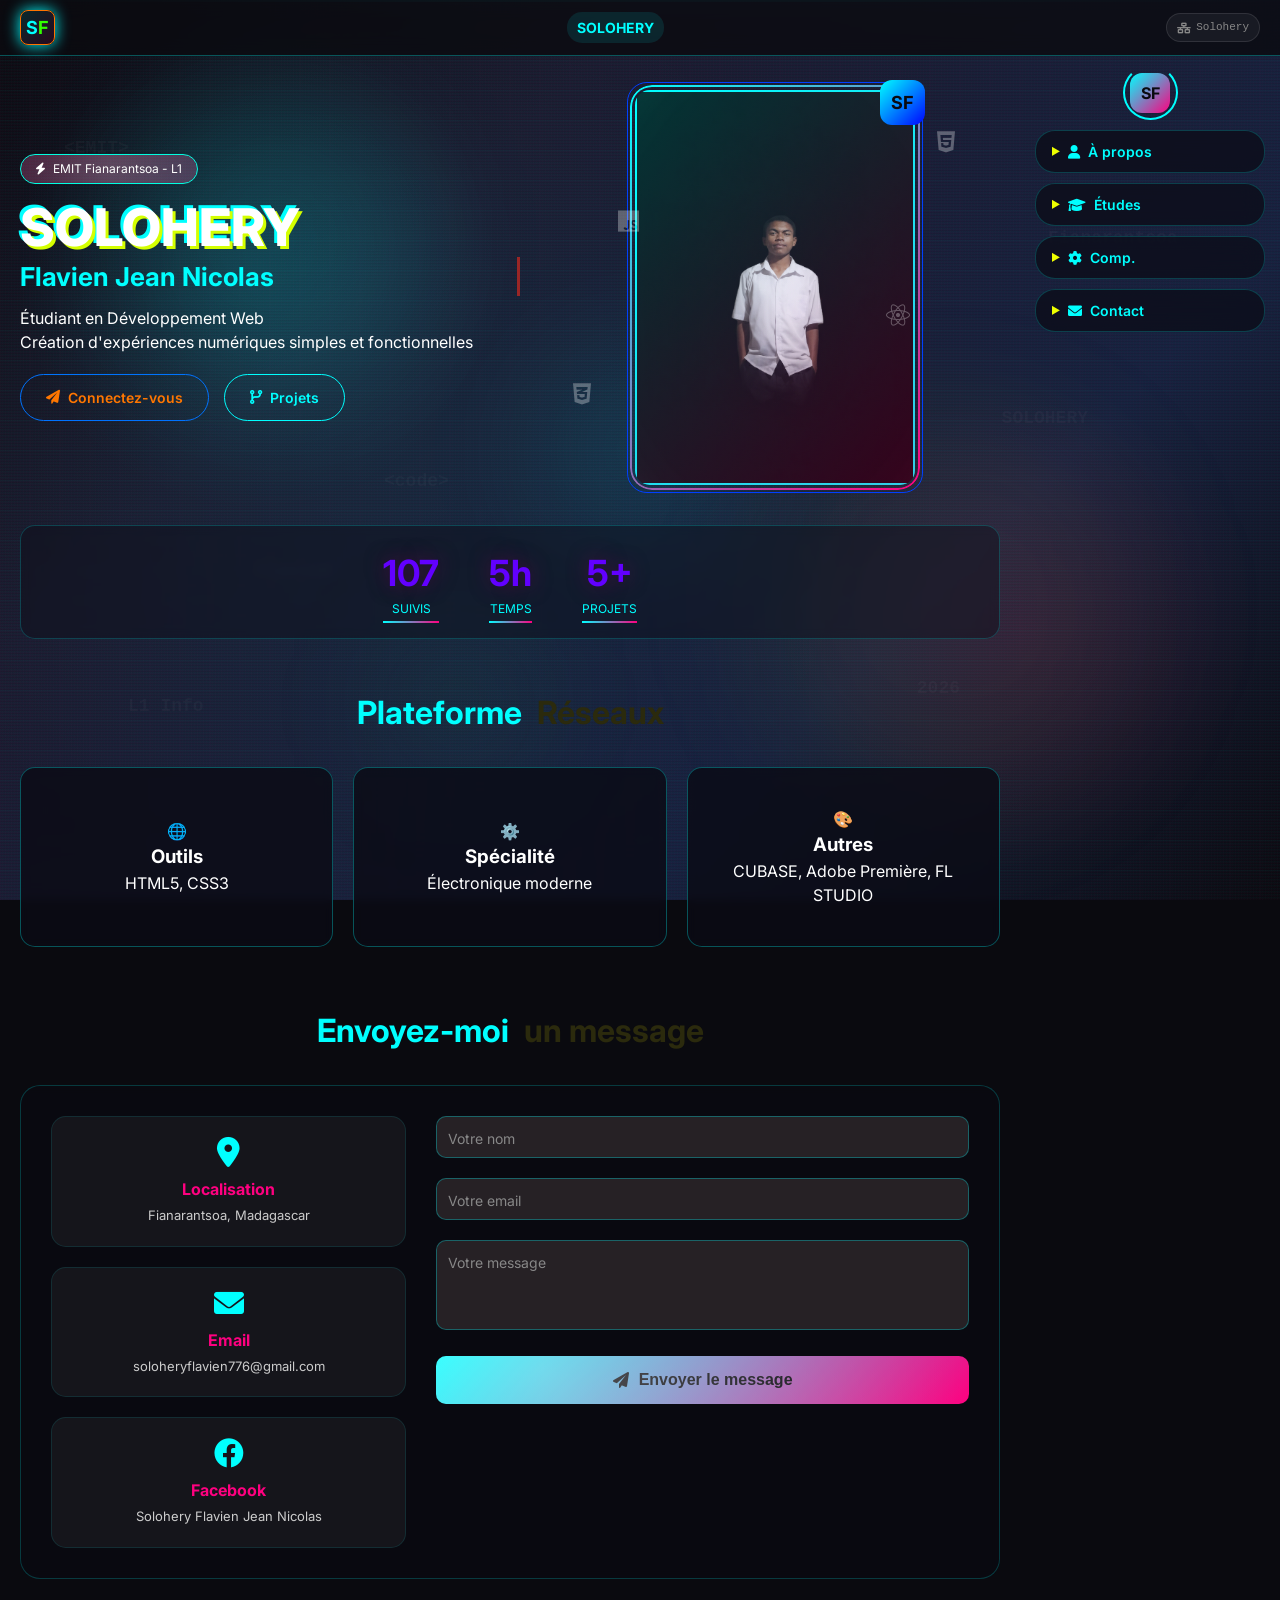
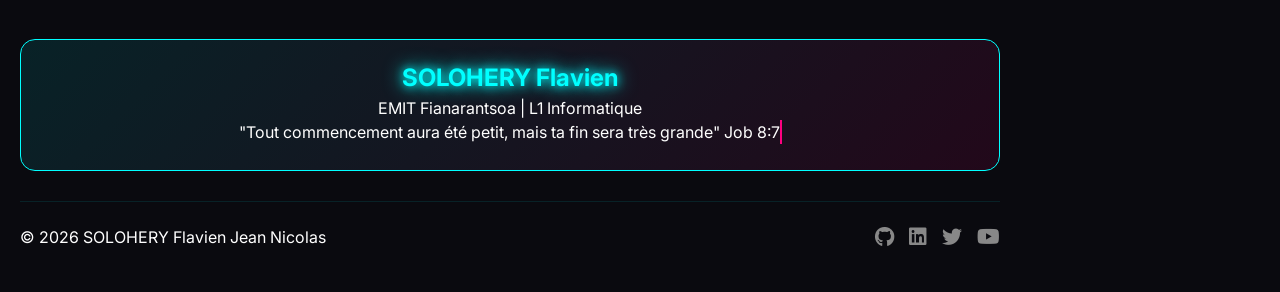
<file: index.html>
<!DOCTYPE html>
<html lang="fr">
<head>
    <meta charset="UTF-8">
    <meta name="viewport" content="width=device-width, initial-scale=1.0">
    <title>SOLOHERY Flavien | Portfolio EMIT</title>
    <link rel="stylesheet" href="shny.css">
    <link href="https://fonts.googleapis.com/css2?family=Inter:wght@300;400;500;600;700;800&display=swap" rel="stylesheet">
    <link rel="stylesheet" href="https://cdnjs.cloudflare.com/ajax/libs/font-awesome/6.0.0/css/all.min.css">
</head>
<body>

<!-- BACKGROUND ANIMÉ ULTRA PRO AVANCÉ -->
<div class="bg">
    <div class="particles"></div>
    <div class="matrix-rain"></div>
    <div class="matrix-rain second"></div>
    <div class="cyber-grid"></div>
    <div class="glowing-orbs">
        <div class="orb orb1"></div>
        <div class="orb orb2"></div>
        <div class="orb orb3"></div>
        <div class="orb orb4"></div>
    </div>
    <div class="scan-line"></div>
    <div class="binary-rain"></div>
    <div class="floating-codes">
        <span class="code" style="top: 15%; left: 5%;"> &lt;EMIT&gt; </span>
        <span class="code" style="top: 25%; right: 8%;"> Fianarantsoa </span>
        <span class="code" style="bottom: 20%; left: 10%;"> L1 Info </span>
        <span class="code" style="top: 45%; right: 15%;"> SOLOHERY </span>
        <span class="code" style="bottom: 35%; left: 20%;"> Flavien </span>
        <span class="code" style="top: 75%; right: 25%;"> 2026 </span>
        <span class="code" style="bottom: 45%; left: 30%;"> &lt;code&gt; </span>
        <span class="code" style="top: 60%; right: 35%;"> { } </span>
    </div>
    <div class="lightning"></div>
    <div class="glitch-overlay"></div>
</div>

<!-- TOP BAR AVEC BOUTONS HORIZONTAUX ULTRA ANIMÉS -->
<div class="top-bar">
    <div class="Short-tag">
        <div class="logo-small pulse-animation">
            <span class="logo-small-cyber">S</span>
            <span class="logo-small-dev">F</span>
        </div>
        <span class="shorts-text glitch-text" data-text="Shorts"></span>
    </div>
    
    <!-- BOUTONS HORIZONTAUX EN HAUT À DROITE ULTRA ANIMÉS -->
    
        <div class="cyberdev-tag">
            <span class="tag-glitch">SOLOHERY</span>
            <div class="tag-pulse"></div>
        </div>
        <div class="ip-tag">
            <i class="fas fa-network-wired"></i>
            <span>Solohery</span>
        </div>
    </div>
</div>

<!-- MENU LATÉRAL DROIT ULTRA ANIMÉ -->
<nav class="side-menu">
    <div class="menu-logo rotate-3d">
        <div class="menu-logo-inner">
            <span>SF</span>
        </div>
        <div class="logo-ring"></div>
    </div>
    
    <details class="animated-details">
        <summary><i class="fas fa-user"></i> À propos</summary>
        <div class="panel slide-down">
            <h2><i class="fas fa-user-graduate"></i> SOLOHERY Flavien Jean Nicolas</h2>
            <p class="highlight typewriter">
                Étudiant en Licence 1 Informatique à l'EMIT Fianarantsoa
            </p>
            <p class="fade-in">
                Passionné par le développement web et les systèmes numériques, 
                je construis progressivement mon expertise dans le domaine 
                de l'informatique.
            </p>
        </div>
    </details>

    <details class="animated-details">
        <summary><i class="fas fa-graduation-cap"></i> Études</summary>
        <div class="panel slide-down">
            <h2>EMIT Fianarantsoa</h2>
            <p><strong>Licence 1 Informatique</strong> | 2026</p>
            <ul class="animated-list">
                <li><i class="fas fa-code"></i> Algorithmique</li>
                <li><i class="fas fa-globe"></i> Développement web</li>
                <li><i class="fas fa-database"></i> Bases de données</li>
            </ul>
        </div>
    </details>

    <details class="animated-details">
        <summary><i class="fas fa-cog"></i> Comp.</summary>
        <div class="panel slide-down">
            <h2>Compétences</h2>
            <div class="skills-bars">
                <div class="skill-bar">
                    <span>HTML5/CSS3</span>
                    <div class="bar"><div class="fill" style="width: 75%"></div></div>
                </div>
                <div class="skill-bar">
                    <span>JavaScript</span>
                    <div class="bar"><div class="fill" style="width: 60%"></div></div>
                </div>
                <div class="skill-bar">
                    <span>React</span>
                    <div class="bar"><div class="fill" style="width: 40%"></div></div>
                </div>
                <div class="skill-bar">
                    <span>Python</span>
                    <div class="bar"><div class="fill" style="width: 50%"></div></div>
                </div>
            </div>
        </div>
    </details>

    <details class="animated-details">
        <summary><i class="fas fa-envelope"></i> Contact</summary>
        <div class="panel slide-down">
            <h2>Let's Connect</h2>
            <p><i class="fas fa-envelope"></i> soloheryflavien776@gmail.com</p>
            <p><i class="fas fa-map-marker-alt"></i> Fianarantsoa</p>
            <p><i class="fab fa-github"></i> soloheryflavien776-rgb</p>
            <a href="#contact" class="connect-btn">
                <i class="fas fa-paper-plane"></i> Message
            </a>
        </div>
    </details>
</nav>

<!-- MAIN CONTENT CENTRAL -->
<main class="container">
    <!-- HERO SECTION AVEC ANIMATIONS -->
    <section class="hero">
        <div class="hero-text">
            <div class="hero-badge floating-badge">
                <span class="badge-glow"></span>
                <i class="fas fa-bolt"></i>
                <span>EMIT Fianarantsoa - L1</span>
            </div>
            
            <h1 class="glitch" data-text="SOLOHERY">SOLOHERY</h1>
            
            <h2 class="typing-animation">
                <span>Flavien Jean Nicolas</span>
            </h2>
            
            <p class="subtitle pulse-text">Étudiant en Développement Web</p>
            
            <p class="description fade-in">
                Création d'expériences numériques simples et fonctionnelles
            </p>
            
            <div class="hero-buttons">
                <a href="#contact" class="connect-btn-main">
                    <i class="fas fa-paper-plane"></i>
                    <span>Connectez-vous</span>
                    <span class="btn-ripple"></span>
                </a>
                <a href="#" class="projects-btn">
                    <i class="fas fa-code-branch"></i>
                    <span>Projets</span>
                </a>
            </div>
        </div>
        
        <div class="hero-image">
            <div class="profile-frame">
                <div class="frame-logo spin-slow">
                    <span>SF</span>
                </div>
                <div class="image-wrapper">
                    <!-- SARY ShNy0416 -->
                    <img src="sary.png" alt="SOLOHERY Flavien" onerror="this.src='https://via.placeholder.com/300x300/0a0a0f/00ffff?text=SOLOHERY'">
                    <div class="image-overlay"></div>
                </div>
                <div class="frame-glow pulse-ring"></div>
                <div class="frame-border moving-border"></div>
            </div>
            <div class="floating-tech-icons">
                <i class="fab fa-html5 floating-icon" style="top: 10%; right: 10%;"></i>
                <i class="fab fa-css3-alt floating-icon" style="bottom: 20%; left: 5%;"></i>
                <i class="fab fa-js floating-icon" style="top: 30%; left: 15%;"></i>
                <i class="fab fa-react floating-icon" style="bottom: 40%; right: 20%;"></i>
            </div>
        </div>
    </section>

    <!-- STATS AVEC ANIMATIONS -->
    <div class="stats-container">
        <div class="stat-item counter-item">
            <div class="stat-number">107</div>
            <div class="stat-label">Suivis</div>
            <div class="stat-progress"></div>
        </div>
        <div class="stat-item counter-item">
            <div class="stat-number">5h</div>
            <div class="stat-label">Temps</div>
            <div class="stat-progress"></div>
        </div>
        <div class="stat-item counter-item">
            <div class="stat-number">5+</div>
            <div class="stat-label">Projets</div>
            <div class="stat-progress"></div>
        </div>
    </div>

    <!-- EXPERTISE SECTION AVEC CARTES 3D -->
    <section class="expertise-section">
        <h2 class="section-title">
            <span class="title-cyber glitch-text" data-text="Plateforme">Plateforme</span>
            <span class="title-dev glitch-text" data-text="Réseaux">Réseaux</span>
        </h2>
        
        <div class="expertise-grid">
            <div class="expertise-card card-3d">
                <div class="card-inner">
                    <div class="card-front">
                        <div class="card-logo rotating">🌐</div>
                        <h3>Outils</h3>
                        <p>HTML5, CSS3</p>
                    </div>
                    <div class="card-back">
                        <i class="fas fa-code fa-3x"></i>
                        <p>Création d'interfaces modernes et réactives</p>
                    </div>
                </div>
            </div>
            <div class="expertise-card card-3d">
                <div class="card-inner">
                    <div class="card-front">
                        <div class="card-logo rotating">⚙️</div>
                        <h3>Spécialité</h3>
                        <p>Électronique moderne</p>
                    </div>
                    <div class="card-back">
                        <i class="fas fa-server fa-3x"></i>
                        <p>Développement de bases de données</p>
                    </div>
                </div>
            </div>
            <div class="expertise-card card-3d">
                <div class="card-inner">
                    <div class="card-front">
                        <div class="card-logo rotating">🎨</div>
                        <h3>Autres</h3>
                        <p>CUBASE, Adobe Première, FL STUDIO</p>
                    </div>
                    <div class="card-back">
                        <i class="fas fa-paint-brush fa-3x"></i>
                        <p>Design d'interfaces et expérience utilisateur</p>
                    </div>
                </div>
            </div>
        </div>
    </section>

    <!-- FORMULAIRE DE CONTACT ULTRA ANIMÉ -->
    <section class="contact-section" id="contact">
        <h2 class="section-title">
            <span class="title-cyber">Envoyez-moi</span>
            <span class="title-dev">un message</span>
        </h2>
        
        <div class="contact-container">
            <div class="contact-info">
                <div class="info-card">
                    <i class="fas fa-map-marker-alt"></i>
                    <h3>Localisation</h3>
                    <p>Fianarantsoa, Madagascar</p>
                </div>
                <div class="info-card">
                    <i class="fas fa-envelope"></i>
                    <h3>Email</h3>
                    <p>soloheryflavien776@gmail.com</p>
                </div>
                <div class="info-card">
                    <i class="fab fa-facebook"></i>
                    <h3>Facebook</h3>
                    <p>Solohery Flavien Jean Nicolas</p>
                </div>
            </div>
            
            <form class="contact-form" action="#" method="post">
                <div class="form-group">
                    <input type="text" id="name" name="name" required>
                    <label for="name">Votre nom</label>
                    <span class="form-glow"></span>
                </div>
                
                <div class="form-group">
                    <input type="email" id="email" name="email" required>
                    <label for="email">Votre email</label>
                    <span class="form-glow"></span>
                </div>
                
                <div class="form-group">
                    <textarea id="message" name="message" rows="4" required></textarea>
                    <label for="message">Votre message</label>
                    <span class="form-glow"></span>
                </div>
                
                <button type="submit" class="submit-btn">
                    <i class="fas fa-paper-plane"></i>
                    <span>Envoyer le message</span>
                    <div class="btn-particles"></div>
                </button>
                
                <div class="success-message" style="display: none;">
                    <i class="fas fa-check-circle"></i>
                    Message envoyé avec succès!
                </div>
            </form>
        </div>
    </section>

    <!-- BANNER SIMPLIFIÉ -->
    <div class="profile-banner">
        <div class="banner-content">
            <h3 class="neon-text">SOLOHERY Flavien</h3>
            <p>EMIT Fianarantsoa | L1 Informatique</p>
            <p class="banner-desc typing-effect">"Tout commencement aura été petit, mais ta fin sera très grande" Job 8:7</p>
        </div>
    </div>

    <!-- FOOTER -->
    <footer>
        <div class="footer-content">
            <p>© 2026 SOLOHERY Flavien Jean Nicolas</p>
            <div class="social-icons">
                <a href="#"><i class="fab fa-github"></i></a>
                <a href="#"><i class="fab fa-linkedin"></i></a>
                <a href="#"><i class="fab fa-twitter"></i></a>
                <a href="#"><i class="fab fa-youtube"></i></a>
            </div>
        </div>
    </footer>
</main>

</body>
</html>
</file>
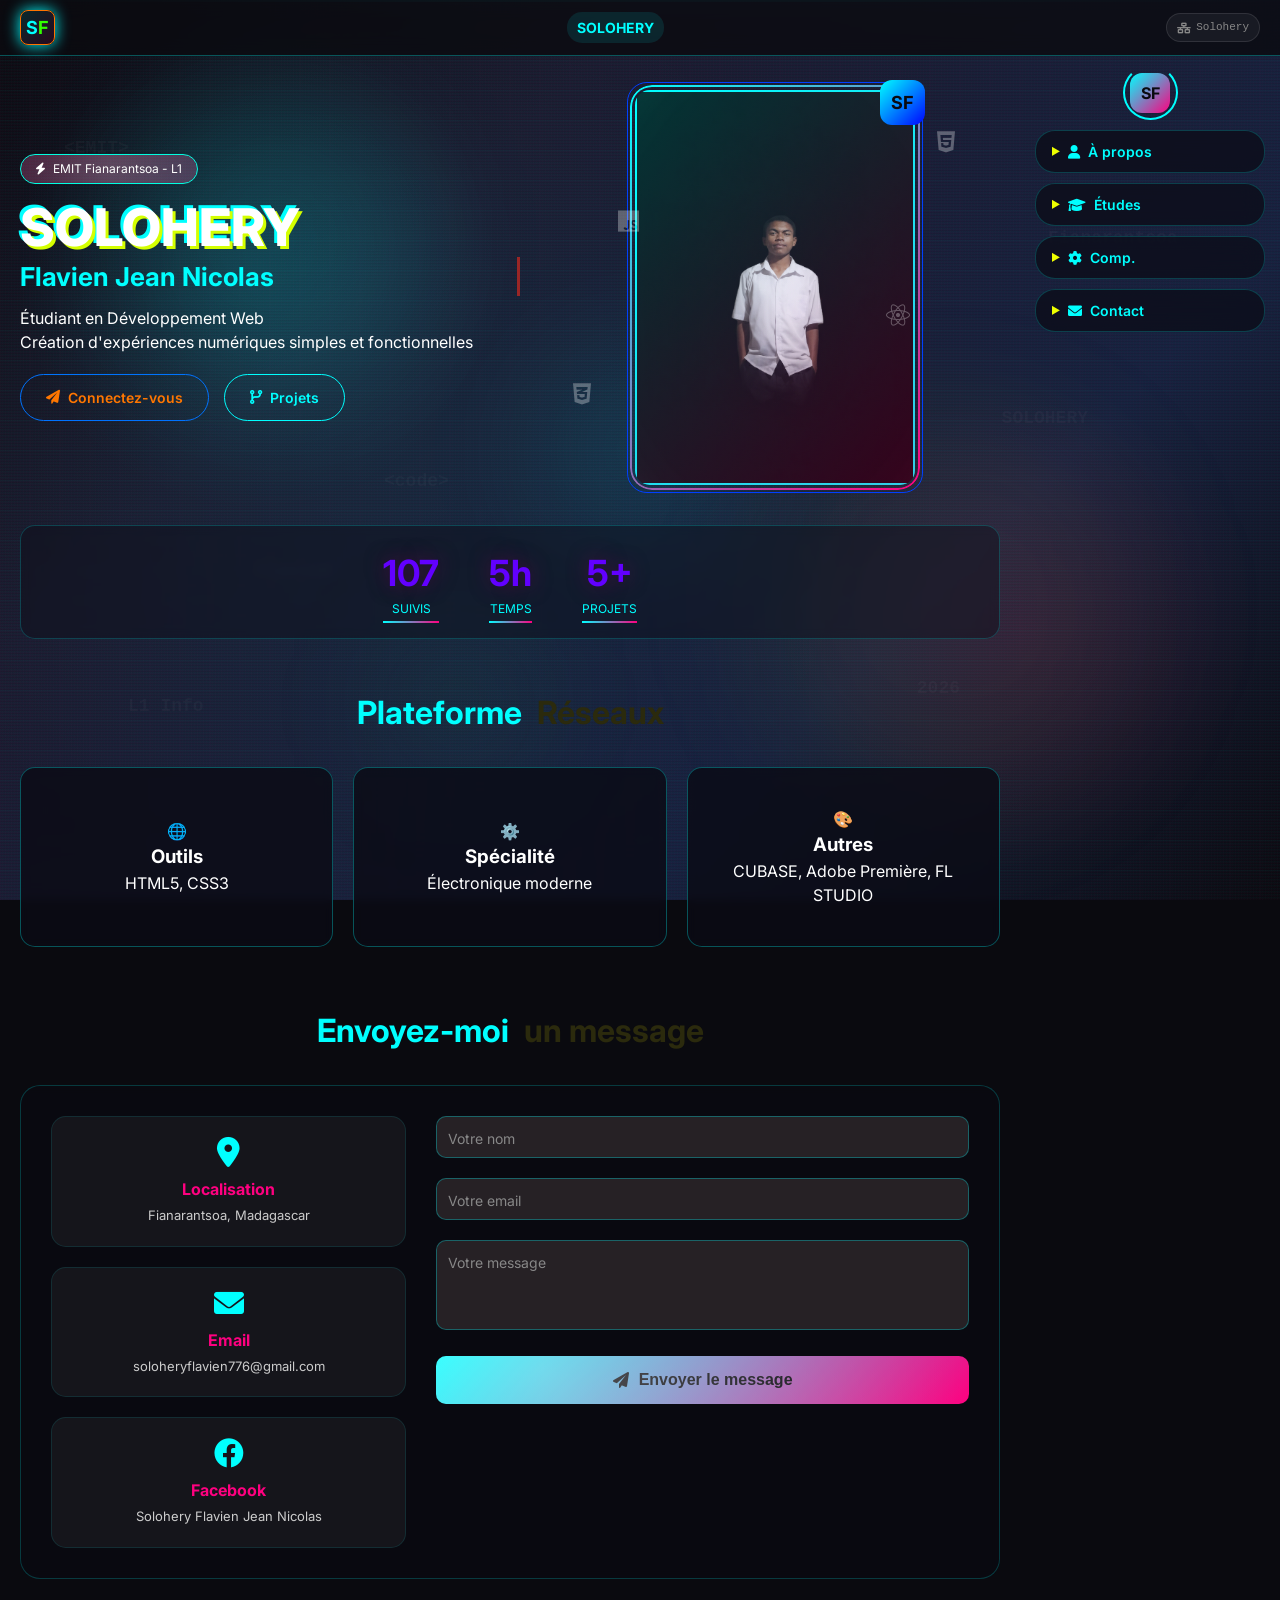
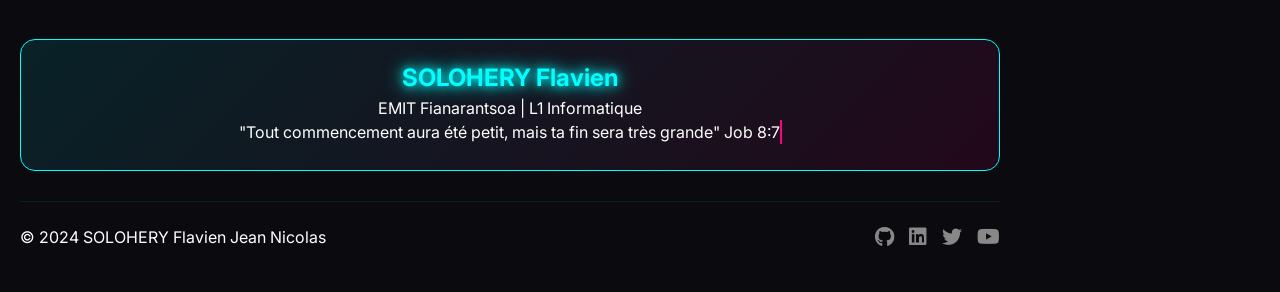
<file: shny.html>
<!DOCTYPE html>
<html lang="fr">
<head>
    <meta charset="UTF-8">
    <meta name="viewport" content="width=device-width, initial-scale=1.0">
    <title>SOLOHERY Flavien | Portfolio EMIT</title>
    <link rel="stylesheet" href="shny.css">
    <link href="https://fonts.googleapis.com/css2?family=Inter:wght@300;400;500;600;700;800&display=swap" rel="stylesheet">
    <link rel="stylesheet" href="https://cdnjs.cloudflare.com/ajax/libs/font-awesome/6.0.0/css/all.min.css">
</head>
<body>

<!-- BACKGROUND ANIMÉ ULTRA PRO AVANCÉ -->
<div class="bg">
    <div class="particles"></div>
    <div class="matrix-rain"></div>
    <div class="matrix-rain second"></div>
    <div class="cyber-grid"></div>
    <div class="glowing-orbs">
        <div class="orb orb1"></div>
        <div class="orb orb2"></div>
        <div class="orb orb3"></div>
        <div class="orb orb4"></div>
    </div>
    <div class="scan-line"></div>
    <div class="binary-rain"></div>
    <div class="floating-codes">
        <span class="code" style="top: 15%; left: 5%;"> &lt;EMIT&gt; </span>
        <span class="code" style="top: 25%; right: 8%;"> Fianarantsoa </span>
        <span class="code" style="bottom: 20%; left: 10%;"> L1 Info </span>
        <span class="code" style="top: 45%; right: 15%;"> SOLOHERY </span>
        <span class="code" style="bottom: 35%; left: 20%;"> Flavien </span>
        <span class="code" style="top: 75%; right: 25%;"> 2026 </span>
        <span class="code" style="bottom: 45%; left: 30%;"> &lt;code&gt; </span>
        <span class="code" style="top: 60%; right: 35%;"> { } </span>
    </div>
    <div class="lightning"></div>
    <div class="glitch-overlay"></div>
</div>

<!-- TOP BAR AVEC BOUTONS HORIZONTAUX ULTRA ANIMÉS -->
<div class="top-bar">
    <div class="Short-tag">
        <div class="logo-small pulse-animation">
            <span class="logo-small-cyber">S</span>
            <span class="logo-small-dev">F</span>
        </div>
        <span class="shorts-text glitch-text" data-text="Shorts"></span>
    </div>
    
    <!-- BOUTONS HORIZONTAUX EN HAUT À DROITE ULTRA ANIMÉS -->
    
        <div class="cyberdev-tag">
            <span class="tag-glitch">SOLOHERY</span>
            <div class="tag-pulse"></div>
        </div>
        <div class="ip-tag">
            <i class="fas fa-network-wired"></i>
            <span>Solohery</span>
        </div>
    </div>
</div>

<!-- MENU LATÉRAL DROIT ULTRA ANIMÉ -->
<nav class="side-menu">
    <div class="menu-logo rotate-3d">
        <div class="menu-logo-inner">
            <span>SF</span>
        </div>
        <div class="logo-ring"></div>
    </div>
    
    <details class="animated-details">
        <summary><i class="fas fa-user"></i> À propos</summary>
        <div class="panel slide-down">
            <h2><i class="fas fa-user-graduate"></i> SOLOHERY Flavien Jean Nicolas</h2>
            <p class="highlight typewriter">
                Étudiant en Licence 1 Informatique à l'EMIT Fianarantsoa
            </p>
            <p class="fade-in">
                Passionné par le développement web et les systèmes numériques, 
                je construis progressivement mon expertise dans le domaine 
                de l'informatique.
            </p>
        </div>
    </details>

    <details class="animated-details">
        <summary><i class="fas fa-graduation-cap"></i> Études</summary>
        <div class="panel slide-down">
            <h2>EMIT Fianarantsoa</h2>
            <p><strong>Licence 1 Informatique</strong> | 2026</p>
            <ul class="animated-list">
                <li><i class="fas fa-code"></i> Algorithmique</li>
                <li><i class="fas fa-globe"></i> Développement web</li>
                <li><i class="fas fa-database"></i> Bases de données</li>
            </ul>
        </div>
    </details>

    <details class="animated-details">
        <summary><i class="fas fa-cog"></i> Comp.</summary>
        <div class="panel slide-down">
            <h2>Compétences</h2>
            <div class="skills-bars">
                <div class="skill-bar">
                    <span>HTML5/CSS3</span>
                    <div class="bar"><div class="fill" style="width: 75%"></div></div>
                </div>
                <div class="skill-bar">
                    <span>JavaScript</span>
                    <div class="bar"><div class="fill" style="width: 60%"></div></div>
                </div>
                <div class="skill-bar">
                    <span>React</span>
                    <div class="bar"><div class="fill" style="width: 40%"></div></div>
                </div>
                <div class="skill-bar">
                    <span>Python</span>
                    <div class="bar"><div class="fill" style="width: 50%"></div></div>
                </div>
            </div>
        </div>
    </details>

    <details class="animated-details">
        <summary><i class="fas fa-envelope"></i> Contact</summary>
        <div class="panel slide-down">
            <h2>Let's Connect</h2>
            <p><i class="fas fa-envelope"></i> soloheryflavien776@gmail.com</p>
            <p><i class="fas fa-map-marker-alt"></i> Fianarantsoa</p>
            <p><i class="fab fa-github"></i> soloheryflavien776-rgb</p>
            <a href="#contact" class="connect-btn">
                <i class="fas fa-paper-plane"></i> Message
            </a>
        </div>
    </details>
</nav>

<!-- MAIN CONTENT CENTRAL -->
<main class="container">
    <!-- HERO SECTION AVEC ANIMATIONS -->
    <section class="hero">
        <div class="hero-text">
            <div class="hero-badge floating-badge">
                <span class="badge-glow"></span>
                <i class="fas fa-bolt"></i>
                <span>EMIT Fianarantsoa - L1</span>
            </div>
            
            <h1 class="glitch" data-text="SOLOHERY">SOLOHERY</h1>
            
            <h2 class="typing-animation">
                <span>Flavien Jean Nicolas</span>
            </h2>
            
            <p class="subtitle pulse-text">Étudiant en Développement Web</p>
            
            <p class="description fade-in">
                Création d'expériences numériques simples et fonctionnelles
            </p>
            
            <div class="hero-buttons">
                <a href="#contact" class="connect-btn-main">
                    <i class="fas fa-paper-plane"></i>
                    <span>Connectez-vous</span>
                    <span class="btn-ripple"></span>
                </a>
                <a href="#" class="projects-btn">
                    <i class="fas fa-code-branch"></i>
                    <span>Projets</span>
                </a>
            </div>
        </div>
        
        <div class="hero-image">
            <div class="profile-frame">
                <div class="frame-logo spin-slow">
                    <span>SF</span>
                </div>
                <div class="image-wrapper">
                    <!-- SARY ShNy0416 -->
                    <img src="sary.png" alt="SOLOHERY Flavien" onerror="this.src='https://via.placeholder.com/300x300/0a0a0f/00ffff?text=SOLOHERY'">
                    <div class="image-overlay"></div>
                </div>
                <div class="frame-glow pulse-ring"></div>
                <div class="frame-border moving-border"></div>
            </div>
            <div class="floating-tech-icons">
                <i class="fab fa-html5 floating-icon" style="top: 10%; right: 10%;"></i>
                <i class="fab fa-css3-alt floating-icon" style="bottom: 20%; left: 5%;"></i>
                <i class="fab fa-js floating-icon" style="top: 30%; left: 15%;"></i>
                <i class="fab fa-react floating-icon" style="bottom: 40%; right: 20%;"></i>
            </div>
        </div>
    </section>

    <!-- STATS AVEC ANIMATIONS -->
    <div class="stats-container">
        <div class="stat-item counter-item">
            <div class="stat-number">107</div>
            <div class="stat-label">Suivis</div>
            <div class="stat-progress"></div>
        </div>
        <div class="stat-item counter-item">
            <div class="stat-number">5h</div>
            <div class="stat-label">Temps</div>
            <div class="stat-progress"></div>
        </div>
        <div class="stat-item counter-item">
            <div class="stat-number">5+</div>
            <div class="stat-label">Projets</div>
            <div class="stat-progress"></div>
        </div>
    </div>

    <!-- EXPERTISE SECTION AVEC CARTES 3D -->
    <section class="expertise-section">
        <h2 class="section-title">
            <span class="title-cyber glitch-text" data-text="Plateforme">Plateforme</span>
            <span class="title-dev glitch-text" data-text="Réseaux">Réseaux</span>
        </h2>
        
        <div class="expertise-grid">
            <div class="expertise-card card-3d">
                <div class="card-inner">
                    <div class="card-front">
                        <div class="card-logo rotating">🌐</div>
                        <h3>Outils</h3>
                        <p>HTML5, CSS3</p>
                    </div>
                    <div class="card-back">
                        <i class="fas fa-code fa-3x"></i>
                        <p>Création d'interfaces modernes et réactives</p>
                    </div>
                </div>
            </div>
            <div class="expertise-card card-3d">
                <div class="card-inner">
                    <div class="card-front">
                        <div class="card-logo rotating">⚙️</div>
                        <h3>Spécialité</h3>
                        <p>Électronique moderne</p>
                    </div>
                    <div class="card-back">
                        <i class="fas fa-server fa-3x"></i>
                        <p>Développement de bases de données</p>
                    </div>
                </div>
            </div>
            <div class="expertise-card card-3d">
                <div class="card-inner">
                    <div class="card-front">
                        <div class="card-logo rotating">🎨</div>
                        <h3>Autres</h3>
                        <p>CUBASE, Adobe Première, FL STUDIO</p>
                    </div>
                    <div class="card-back">
                        <i class="fas fa-paint-brush fa-3x"></i>
                        <p>Design d'interfaces et expérience utilisateur</p>
                    </div>
                </div>
            </div>
        </div>
    </section>

    <!-- FORMULAIRE DE CONTACT ULTRA ANIMÉ -->
    <section class="contact-section" id="contact">
        <h2 class="section-title">
            <span class="title-cyber">Envoyez-moi</span>
            <span class="title-dev">un message</span>
        </h2>
        
        <div class="contact-container">
            <div class="contact-info">
                <div class="info-card">
                    <i class="fas fa-map-marker-alt"></i>
                    <h3>Localisation</h3>
                    <p>Fianarantsoa, Madagascar</p>
                </div>
                <div class="info-card">
                    <i class="fas fa-envelope"></i>
                    <h3>Email</h3>
                    <p>soloheryflavien776@gmail.com</p>
                </div>
                <div class="info-card">
                    <i class="fab fa-facebook"></i>
                    <h3>Facebook</h3>
                    <p>Solohery Flavien Jean Nicolas</p>
                </div>
            </div>
            
            <form class="contact-form" action="#" method="post">
                <div class="form-group">
                    <input type="text" id="name" name="name" required>
                    <label for="name">Votre nom</label>
                    <span class="form-glow"></span>
                </div>
                
                <div class="form-group">
                    <input type="email" id="email" name="email" required>
                    <label for="email">Votre email</label>
                    <span class="form-glow"></span>
                </div>
                
                <div class="form-group">
                    <textarea id="message" name="message" rows="4" required></textarea>
                    <label for="message">Votre message</label>
                    <span class="form-glow"></span>
                </div>
                
                <button type="submit" class="submit-btn">
                    <i class="fas fa-paper-plane"></i>
                    <span>Envoyer le message</span>
                    <div class="btn-particles"></div>
                </button>
                
                <div class="success-message" style="display: none;">
                    <i class="fas fa-check-circle"></i>
                    Message envoyé avec succès!
                </div>
            </form>
        </div>
    </section>

    <!-- BANNER SIMPLIFIÉ -->
    <div class="profile-banner">
        <div class="banner-content">
            <h3 class="neon-text">SOLOHERY Flavien</h3>
            <p>EMIT Fianarantsoa | L1 Informatique</p>
            <p class="banner-desc typing-effect">"Tout commencement aura été petit, mais ta fin sera très grande" Job 8:7</p>
        </div>
    </div>

    <!-- FOOTER -->
    <footer>
        <div class="footer-content">
            <p>© 2024 SOLOHERY Flavien Jean Nicolas</p>
            <div class="social-icons">
                <a href="#"><i class="fab fa-github"></i></a>
                <a href="#"><i class="fab fa-linkedin"></i></a>
                <a href="#"><i class="fab fa-twitter"></i></a>
                <a href="#"><i class="fab fa-youtube"></i></a>
            </div>
        </div>
    </footer>
</main>

</body>
</html>
</file>
<file: shny.css>
/* RESET & BASE */
* {
    margin: 0;
    padding: 0;
    box-sizing: border-box;
}

body {
    font-family: 'Inter', sans-serif;
    background: #0a0a0f;
    color: #ffffff;
    line-height: 1.5;
    overflow-x: hidden;
    min-height: 100vh;
    position: relative;
}

/* ========== BACKGROUND ULTRA ANIMÉ ========== */
.bg {
    position: fixed;
    top: 0;
    left: 0;
    width: 100%;
    height: 100%;
    z-index: -1;
    background: linear-gradient(135deg, #0a0a0f 0%, #1a1a2e 30%, #16213e 70%, #0a0a0f 100%);
    overflow: hidden;
}

/* Particules */
.particles {
    position: absolute;
    width: 100%;
    height: 100%;
}

.particles::before {
    content: '';
    position: absolute;
    width: 100%;
    height: 100%;
    background: radial-gradient(circle at 20% 30%, rgba(0, 255, 255, 0.1) 0%, transparent 20%),
                radial-gradient(circle at 80% 70%, rgba(255, 0, 128, 0.1) 0%, transparent 20%);
    animation: particlesMove 20s ease-in-out infinite;
}

@keyframes particlesMove {
    0%, 100% { transform: scale(1); opacity: 0.3; }
    50% { transform: scale(1.2); opacity: 0.6; }
}

/* Matrix Rain */
.matrix-rain {
    position: absolute;
    top: 0;
    left: 0;
    width: 100%;
    height: 100%;
    background: repeating-linear-gradient(0deg, 
        transparent, 
        transparent 2px, 
        rgba(0, 255, 255, 0.03) 3px,
        transparent 3px
    );
    animation: matrixRain 15s linear infinite;
}

.matrix-rain.second {
    background: repeating-linear-gradient(90deg,
        transparent,
        transparent 2px,
        rgba(255, 0, 128, 0.03) 3px,
        transparent 3px
    );
    animation: matrixRain 20s linear infinite reverse;
}

@keyframes matrixRain {
    0% { transform: translateY(-100%) rotate(0deg); }
    100% { transform: translateY(100%) rotate(0deg); }
}

/* Cyber Grid */
.cyber-grid {
    position: absolute;
    top: 0;
    left: 0;
    width: 100%;
    height: 100%;
    background-image: 
        linear-gradient(rgba(0, 255, 255, 0.02) 1px, transparent 1px),
        linear-gradient(90deg, rgba(255, 0, 128, 0.02) 1px, transparent 1px);
    background-size: 30px 30px;
    animation: gridMove 20s linear infinite;
}

@keyframes gridMove {
    0% { transform: translate(0, 0); }
    100% { transform: translate(30px, 30px); }
}

/* Glowing Orbs */
.glowing-orbs {
    position: absolute;
    width: 100%;
    height: 100%;
}

.orb {
    position: absolute;
    border-radius: 50%;
    filter: blur(60px);
    animation: orbFloat 15s ease-in-out infinite;
}

.orb1 {
    width: 300px;
    height: 300px;
    background: rgba(0, 255, 255, 0.1);
    top: 10%;
    left: 10%;
}

.orb2 {
    width: 400px;
    height: 400px;
    background: rgba(147, 167, 13, 0.08);
    bottom: 10%;
    right: 10%;
    animation-delay: -5s;
}

.orb3 {
    width: 200px;
    height: 200px;
    background: rgba(0, 255, 255, 0.1);
    top: 50%;
    left: 50%;
    transform: translate(-50%, -50%);
    animation: orbPulse 8s ease-in-out infinite;
}

.orb4 {
    width: 150px;
    height: 150px;
    background: rgba(18, 153, 99, 0.1);
    top: 70%;
    left: 30%;
    animation: orbFloat 12s ease-in-out infinite reverse;
}

@keyframes orbFloat {
    0%, 100% { transform: translate(0, 0); }
    50% { transform: translate(50px, 50px); }
}

@keyframes orbPulse {
    0%, 100% { transform: translate(-50%, -50%) scale(1); opacity: 0.3; }
    50% { transform: translate(-50%, -50%) scale(1.5); opacity: 0.6; }
}

/* Scan Line */
.scan-line {
    position: absolute;
    top: 0;
    left: 0;
    width: 100%;
    height: 2px;
    background: linear-gradient(90deg, transparent, #00ffff, #00ffe5, transparent);
    animation: scan 4s linear infinite;
    opacity: 0.3;
}

@keyframes scan {
    0% { top: -10%; }
    100% { top: 110%; }
}

/* Binary Rain */
.binary-rain {
    position: absolute;
    top: 0;
    left: 0;
    width: 100%;
    height: 100%;
    pointer-events: none;
}

.binary-rain::before {
    content: '01001110 01100101 01110111 00100000 01000110 01101001 01101100 01100101';
    position: absolute;
    color: rgba(255, 0, 0, 0.03);
    font-size: 14px;
    font-family: monospace;
    white-space: pre;
    width: 100%;
    height: 100%;
    animation: binaryFall 20s linear infinite;
}

@keyframes binaryFall {
    0% { transform: translateY(-100%); }
    100% { transform: translateY(100%); }
}

/* Floating Codes */
.floating-codes .code {
    position: absolute;
    color: rgba(255, 255, 255, 0.03);
    font-family: monospace;
    font-size: 18px;
    font-weight: bold;
    animation: floatCode 20s ease-in-out infinite;
}

@keyframes floatCode {
    0%, 100% { transform: translate(0, 0) rotate(0deg); }
    33% { transform: translate(20px, -20px) rotate(5deg); }
    66% { transform: translate(-10px, 10px) rotate(-5deg); }
}

/* Lightning */
.lightning {
    position: absolute;
    width: 100%;
    height: 100%;
    background: radial-gradient(circle at 30% 50%, rgba(0, 255, 255, 0.05) 0%, transparent 50%);
    animation: lightning 7s ease-in-out infinite;
}

@keyframes lightning {
    0%, 95%, 100% { opacity: 0; }
    96% { opacity: 0.3; }
    97% { opacity: 0.1; }
    98% { opacity: 0.5; }
    99% { opacity: 0.2; }
}

/* Glitch Overlay */
.glitch-overlay {
    position: absolute;
    width: 100%;
    height: 100%;
    background: repeating-linear-gradient(0deg, 
        rgba(0,0,0,0.1) 0px,
        rgba(255,0,128,0.02) 1px,
        rgba(0,255,255,0.02) 2px,
        rgba(0,0,0,0.1) 3px
    );
    animation: glitchOverlay 0.2s infinite;
    pointer-events: none;
}

@keyframes glitchOverlay {
    0% { opacity: 0.2; transform: translateX(0); }
    10% { opacity: 0.3; transform: translateX(-1px); }
    20% { opacity: 0.2; transform: translateX(1px); }
    30% { opacity: 0.25; transform: translateX(0); }
    100% { opacity: 0.2; transform: translateX(0); }
}

/* ========== TOP BAR ========== */
.top-bar {
    position: fixed;
    top: 0;
    left: 0;
    right: 0;
    display: flex;
    justify-content: space-between;
    align-items: center;
    padding: 10px 20px;
    background: rgba(10, 10, 15, 0.8);
    backdrop-filter: blur(10px);
    border-bottom: 1px solid rgba(0, 255, 255, 0.3);
    z-index: 1000;
    animation: slideDown 0.5s ease;
}

@keyframes slideDown {
    from { transform: translateY(-100%); }
    to { transform: translateY(0); }
}

/* Logo Small */
.logo-small {
    display: flex;
    width: 35px;
    height: 35px;
    background: linear-gradient(135deg, #00ffff20, #ff008020);
    border-radius: 8px;
    justify-content: center;
    align-items: center;
    font-weight: 700;
    font-size: 18px;
    border: 1px solid #ff7300;
    box-shadow: 0 0 15px #00ffff;
    position: relative;
    overflow: hidden;
}

.pulse-animation {
    animation: pulseLogo 2s ease-in-out infinite;
}

@keyframes pulseLogo {
    0%, 100% { box-shadow: 0 0 15px #00ffff; transform: scale(1); }
    50% { box-shadow: 0 0 30px #0084ff; transform: scale(1.1); }
}

.logo-small-cyber { color: #00ffff; }
.logo-small-dev { color: #33ff00; }

.shorts-tag {
    display: flex;
    align-items: center;
    gap: 8px;
    color: #00ffff;
    font-size: 18px;
}

/* BOUTONS HORIZONTAUX */
.nav-buttons {
    display: flex;
    gap: 15px;
    align-items: center;
}

.nav-btn {
    position: relative;
    padding: 8px 16px;
    border-radius: 25px;
    font-size: 13px;
    font-weight: 600;
    cursor: pointer;
    transition: all 0.3s;
    border: none;
    display: flex;
    align-items: center;
    gap: 8px;
    overflow: hidden;
    isolation: isolate;
}

.nav-btn i {
    font-size: 14px;
    animation: bounceIcon 2s infinite;
}

@keyframes bounceIcon {
    0%, 100% { transform: translateY(0); }
    50% { transform: translateY(-3px); }
}

.abonnements-btn {
    background: rgba(255, 0, 128, 0.15);
    color: #00ffaece;
    border: 1px solid #6f00ff;
}

.direct-btn {
    background: rgba(0, 255, 255, 0.15);
    color: #00ffff;
    border: 1px solid #00ffff;
}

.btn-glow {
    position: absolute;
    top: 0;
    left: -100%;
    width: 100%;
    height: 100%;
    background: linear-gradient(90deg, transparent, rgba(255,255,255,0.2), transparent);
    animation: btnShine 3s infinite;
    z-index: -1;
}

@keyframes btnShine {
    100% { left: 100%; }
}

.nav-btn:hover {
    transform: translateY(-2px) scale(1.05);
    box-shadow: 0 5px 20px rgba(255, 0, 0, 0.4);
}

.cyberdev-tag {
    position: relative;
    color: #00ffff;
    font-weight: 700;
    font-size: 14px;
    margin-left: 10px;
    padding: 5px 10px;
    background: rgba(0, 255, 255, 0.1);
    border-radius: 15px;
    overflow: hidden;
}

.tag-glitch {
    position: relative;
    animation: tagGlitch 3s infinite;
}

@keyframes tagGlitch {
    0%, 100% { opacity: 1; }
    95% { opacity: 1; }
    96% { opacity: 0.5; transform: skew(2deg); }
    97% { opacity: 0.8; transform: skew(-2deg); }
    98% { opacity: 1; transform: skew(0); }
}

.ip-tag {
    color: #888;
    font-family: monospace;
    font-size: 11px;
    background: rgba(255,255,255,0.05);
    padding: 5px 10px;
    border-radius: 15px;
    display: flex;
    align-items: center;
    gap: 5px;
    border: 1px solid rgba(255,255,255,0.1);
    transition: all 0.3s;
}

.ip-tag:hover {
    border-color: #00ffff;
    color: #00ffff;
    transform: scale(1.05);
}

/* ========== SIDE MENU ========== */
.side-menu {
    position: fixed;
    right: 15px;
    top: 70px;
    z-index: 900;
    display: flex;
    flex-direction: column;
    gap: 10px;
    width: 230px;
}

.menu-logo {
    position: relative;
    width: 45px;
    height: 45px;
    margin: 0 auto 5px;
    display: flex;
    justify-content: center;
    align-items: center;
}

.rotate-3d {
    animation: rotate3D 6s ease-in-out infinite;
    transform-style: preserve-3d;
}

@keyframes rotate3D {
    0%, 100% { transform: rotateY(0deg) rotateX(0deg); }
    25% { transform: rotateY(20deg) rotateX(10deg); }
    50% { transform: rotateY(0deg) rotateX(20deg); }
    75% { transform: rotateY(-20deg) rotateX(10deg); }
}

.menu-logo-inner {
    width: 40px;
    height: 40px;
    background: linear-gradient(135deg, #00ffff, #ff0080);
    border-radius: 12px;
    display: flex;
    justify-content: center;
    align-items: center;
    font-weight: 700;
    font-size: 16px;
    color: #0a0a0f;
    z-index: 2;
}

.logo-ring {
    position: absolute;
    width: 55px;
    height: 55px;
    border: 2px solid #00ffff;
    border-radius: 50%;
    animation: ringRotate 4s linear infinite;
    border-top-color: transparent;
}

@keyframes ringRotate {
    from { transform: rotate(0deg); }
    to { transform: rotate(360deg); }
}

.animated-details {
    background: rgba(10, 10, 20, 0.7);
    backdrop-filter: blur(10px);
    border: 1px solid rgba(0, 255, 255, 0.2);
    border-radius: 20px;
    padding: 10px 15px;
    cursor: pointer;
    transition: all 0.3s;
    animation: slideInRight 0.5s ease forwards;
    opacity: 0;
}

.animated-details:nth-child(2) { animation-delay: 0.1s; }
.animated-details:nth-child(3) { animation-delay: 0.2s; }
.animated-details:nth-child(4) { animation-delay: 0.3s; }
.animated-details:nth-child(5) { animation-delay: 0.4s; }

@keyframes slideInRight {
    from {
        opacity: 0;
        transform: translateX(50px);
    }
    to {
        opacity: 1;
        transform: translateX(0);
    }
}

.animated-details:hover {
    border-color: #040f54;
    transform: scale(1.02);
    box-shadow: 0 0 20px rgba(255, 0, 128, 0.3);
}

summary {
    font-weight: 600;
    color: #00ffff;
    font-size: 14px;
    list-style: none;
    display: flex;
    align-items: center;
    gap: 8px;
}

summary i {
    animation: iconWiggle 3s infinite;
}

@keyframes iconWiggle {
    0%, 100% { transform: rotate(0deg); }
    25% { transform: rotate(10deg); }
    75% { transform: rotate(-10deg); }
}

summary::before {
    content: '▶';
    color: #eeff00;
    font-size: 10px;
    transition: transform 0.3s;
}

.animated-details[open] summary::before {
    transform: rotate(90deg);
}

.slide-down {
    animation: slideDown 0.4s ease;
}

@keyframes slideDown {
    from {
        opacity: 0;
        transform: translateY(-10px);
    }
    to {
        opacity: 1;
        transform: translateY(0);
    }
}

.panel {
    margin-top: 10px;
    padding: 10px 0;
    border-top: 1px solid rgba(0, 255, 255, 0.2);
    font-size: 12px;
}

.panel h2 {
    color: #6a190c;
    font-size: 14px;
    margin-bottom: 8px;
    display: flex;
    align-items: center;
    gap: 5px;
}

.typewriter {
    overflow: hidden;
    border-right: 2px solid #80ff00;
    white-space: nowrap;
    animation: typewriter 8s steps(40) infinite;
}

@keyframes typewriter {
    0% { width: 0; }
    30% { width: 100%; }
    70% { width: 100%; }
    100% { width: 0; }
}

.fade-in {
    animation: fadeIn 2s ease;
}

@keyframes fadeIn {
    from { opacity: 0; }
    to { opacity: 1; }
}

.animated-list li {
    animation: slideInLeft 0.3s ease forwards;
    opacity: 0;
    margin-bottom: 5px;
    display: flex;
    align-items: center;
    gap: 5px;
}

.animated-list li:nth-child(1) { animation-delay: 0.1s; }
.animated-list li:nth-child(2) { animation-delay: 0.2s; }
.animated-list li:nth-child(3) { animation-delay: 0.3s; }

@keyframes slideInLeft {
    from {
        opacity: 0;
        transform: translateX(-10px);
    }
    to {
        opacity: 1;
        transform: translateX(0);
    }
}

/* Skills Bars */
.skills-bars {
    display: flex;
    flex-direction: column;
    gap: 8px;
}

.skill-bar {
    display: flex;
    flex-direction: column;
    gap: 3px;
}

.skill-bar span {
    font-size: 11px;
    color: #ccc;
}

.bar {
    width: 100%;
    height: 6px;
    background: rgba(255, 255, 255, 0.1);
    border-radius: 3px;
    overflow: hidden;
}

.fill {
    height: 100%;
    background: linear-gradient(90deg, #00ffff, #ff0080);
    animation: fillBar 1.5s ease-out;
}

@keyframes fillBar {
    from { width: 0; }
}

.connect-btn {
    background: transparent;
    border: 1px solid #00ffff;
    color: #00ffff;
    padding: 6px 15px;
    border-radius: 20px;
    font-size: 12px;
    cursor: pointer;
    width: 100%;
    display: flex;
    align-items: center;
    justify-content: center;
    gap: 5px;
    transition: all 0.3s;
    margin-top: 5px;
    text-decoration: none;
}

.connect-btn:hover {
    background: #00ffff;
    color: #0a0a0f;
    transform: scale(1.02);
    box-shadow: 0 0 20px #00ffff;
}

/* ========== MAIN CONTENT ========== */
.container {
    max-width: 1100px;
    margin: 70px auto 0;
    padding: 20px;
    margin-right: 260px;
}

/* ========== HERO ========== */
.hero {
    display: grid;
    grid-template-columns: 1fr 0.9fr;
    gap: 30px;
    align-items: center;
    margin-bottom: 40px;
}

.floating-badge {
    animation: floatBadge 3s ease-in-out infinite;
}

@keyframes floatBadge {
    0%, 100% { transform: translateY(0); }
    50% { transform: translateY(-5px); }
}

.hero-badge {
    display: inline-flex;
    align-items: center;
    gap: 8px;
    padding: 5px 15px;
    background: rgba(255, 0, 128, 0.15);
    border: 1px solid #00ffe1;
    border-radius: 20px;
    font-size: 12px;
    margin-bottom: 15px;
    position: relative;
    overflow: hidden;
}

.badge-glow {
    position: absolute;
    top: -50%;
    left: -50%;
    width: 200%;
    height: 200%;
    background: radial-gradient(circle, rgba(255,255,255,0.2), transparent);
    animation: badgeSpin 4s linear infinite;
}

@keyframes badgeSpin {
    from { transform: rotate(0deg); }
    to { transform: rotate(360deg); }
}

.glitch {
    font-size: 52px;
    font-weight: 800;
    color: #fff;
    text-shadow: 3px 3px 0 #d4ff00, -3px -3px 0 #00ffff;
    animation: glitchMain 4s infinite;
    line-height: 1.1;
}

@keyframes glitchMain {
    0%, 100% { transform: skew(0deg); }
    95% { transform: skew(0deg); }
    96% { transform: skew(5deg); text-shadow: 5px 2px 0 #4e3441, -5px -2px 0 #00ffff; }
    97% { transform: skew(-5deg); text-shadow: -5px -2px 0 #2d8551, 5px 2px 0 #00ffff; }
    98% { transform: skew(0deg); }
}

.typing-animation {
    overflow: hidden;
    border-right: 3px solid #9a2626;
    white-space: nowrap;
    animation: typing 8s steps(30) infinite;
    font-size: 26px;
    color: #00ffff;
    margin-bottom: 10px;
}

@keyframes typing {
    0% { width: 0; }
    30% { width: 100%; }
    70% { width: 100%; }
    100% { width: 0; }
}

.pulse-text {
    animation: textPulse 2s ease-in-out infinite;
}

@keyframes textPulse {
    0%, 100% { opacity: 0.8; }
    50% { opacity: 1; text-shadow: 0 0 10px #2a34076e; }
}

.hero-buttons {
    display: flex;
    gap: 15px;
    margin-top: 20px;
}

.connect-btn-main, .projects-btn {
    position: relative;
    padding: 12px 25px;
    border-radius: 30px;
    font-size: 14px;
    font-weight: 600;
    cursor: pointer;
    display: flex;
    align-items: center;
    gap: 8px;
    overflow: hidden;
    isolation: isolate;
    transition: all 0.3s;
    text-decoration: none;
}

.connect-btn-main {
    background: transparent;
    border: 1px solid #0073ff;
    color: #ff7700;
}

.projects-btn {
    background: transparent;
    border: 1px solid #00ffff;
    color: #00ffff;
}

.btn-ripple {
    position: absolute;
    top: 50%;
    left: 50%;
    width: 0;
    height: 0;
    border-radius: 50%;
    background: rgba(255, 255, 255, 0.3);
    transform: translate(-50%, -50%);
    transition: width 0.6s, height 0.6s;
    z-index: -1;
}

.connect-btn-main:hover .btn-ripple,
.projects-btn:hover .btn-ripple {
    width: 300px;
    height: 300px;
}

.connect-btn-main:hover {
    background: #ff0080;
    color: #0a0a0f;
    box-shadow: 0 0 30px #ff0080;
}

.projects-btn:hover {
    background: #00ffff;
    color: #0a0a0f;
    box-shadow: 0 0 30px #00ffff;
}

/* IMAGE DE PROFIL */
.hero-image {
    position: relative;
    display: flex;
    justify-content: center;
}

.profile-frame {
    position: relative;
    width: 280px;
}

.image-wrapper {
    position: relative;
    border-radius: 15px;
    overflow: hidden;
}

.image-wrapper img {
    width: 100%;
    height: auto;
    border: 2px solid #00ffff;
    transition: all 0.3s;
    display: block;
}

.image-overlay {
    position: absolute;
    top: 0;
    left: 0;
    width: 100%;
    height: 100%;
    background: linear-gradient(135deg, rgba(0,255,255,0.2), rgba(255,0,128,0.2));
    animation: overlayPulse 3s ease-in-out infinite;
    pointer-events: none;
}

@keyframes overlayPulse {
    0%, 100% { opacity: 0.3; }
    50% { opacity: 0.6; }
}

.frame-logo {
    position: absolute;
    top: -10px;
    right: -10px;
    width: 45px;
    height: 45px;
    background: linear-gradient(135deg, #00ffff, #0004ff);
    border-radius: 12px;
    display: flex;
    justify-content: center;
    align-items: center;
    z-index: 10;
}

.spin-slow {
    animation: spinSlow 8s linear infinite;
}

@keyframes spinSlow {
    from { transform: rotate(0deg); }
    to { transform: rotate(360deg); }
}

.frame-logo span {
    font-size: 18px;
    font-weight: 700;
    color: #0a0a0f;
}

.frame-glow {
    position: absolute;
    top: -8px;
    left: -8px;
    right: -8px;
    bottom: -8px;
    border: 1px solid #0040ff;
    border-radius: 20px;
}

.pulse-ring {
    animation: pulseRing 2s ease-in-out infinite;
}

@keyframes pulseRing {
    0%, 100% { transform: scale(1); opacity: 0.3; }
    50% { transform: scale(1.05); opacity: 1; }
}

.frame-border {
    position: absolute;
    top: -5px;
    left: -5px;
    right: -5px;
    bottom: -5px;
    border: 2px solid transparent;
    border-radius: 22px;
    background: linear-gradient(135deg, #00ffff, #ff0080) border-box;
    -webkit-mask: linear-gradient(#fff 0 0) padding-box, linear-gradient(#fff 0 0);
    -webkit-mask-composite: xor;
    mask-composite: exclude;
}

.moving-border {
    animation: borderMove 4s linear infinite;
}

@keyframes borderMove {
    0% { border-color: #00ffff; box-shadow: 0 0 15px #00ffff; }
    50% { border-color: #ff0080; box-shadow: 0 0 15px #ff0080; }
    100% { border-color: #00ffff; box-shadow: 0 0 15px #00ffff; }
}

.floating-tech-icons {
    position: absolute;
    width: 100%;
    height: 100%;
    top: 0;
    left: 0;
    pointer-events: none;
}

.floating-icon {
    position: absolute;
    color: rgba(255, 255, 255, 0.3);
    font-size: 24px;
    animation: floatIcon 6s ease-in-out infinite;
}

@keyframes floatIcon {
    0%, 100% { transform: translate(0, 0) rotate(0deg); }
    25% { transform: translate(10px, -10px) rotate(10deg); }
    50% { transform: translate(0, -20px) rotate(0deg); }
    75% { transform: translate(-10px, -10px) rotate(-10deg); }
}

/* ========== STATS ========== */
.stats-container {
    display: flex;
    justify-content: center;
    gap: 50px;
    margin: 30px 0;
    padding: 20px;
    background: rgba(10, 10, 20, 0.4);
    backdrop-filter: blur(5px);
    border-radius: 15px;
    border: 1px solid rgba(0, 255, 255, 0.2);
}

.counter-item {
    position: relative;
    text-align: center;
    animation: counterAppear 0.5s ease;
}

@keyframes counterAppear {
    from { opacity: 0; transform: scale(0.5); }
    to { opacity: 1; transform: scale(1); }
}

.stat-number {
    font-size: 36px;
    font-weight: 700;
    color: #6200ff;
    text-shadow: 0 0 20px #480c3d;
    animation: counterPulse 2s ease-in-out infinite;
}

@keyframes counterPulse {
    0%, 100% { text-shadow: 0 0 20px #00c8ff; }
    50% { text-shadow: 0 0 40px #62ff00; }
}

.stat-label {
    font-size: 12px;
    color: #00ffff;
    text-transform: uppercase;
}

.stat-progress {
    position: absolute;
    bottom: -5px;
    left: 0;
    width: 100%;
    height: 2px;
    background: linear-gradient(90deg, #00ffff, #ff0080);
    animation: progressWidth 2s ease-out;
}

@keyframes progressWidth {
    from { width: 0; }
    to { width: 100%; }
}

/* ========== CARTES 3D ========== */
.expertise-section {
    margin: 50px 0;
}

.section-title {
    font-size: 32px;
    text-align: center;
    margin-bottom: 30px;
    display: flex;
    justify-content: center;
    gap: 15px;
    flex-wrap: wrap;
}

.title-cyber { color: #00ffff; }
.title-dev { color: #2b2a0d; }

.expertise-grid {
    display: grid;
    grid-template-columns: repeat(3, 1fr);
    gap: 20px;
    perspective: 1000px;
}

.card-3d {
    background: transparent;
    height: 180px;
    cursor: pointer;
}

.card-inner {
    position: relative;
    width: 100%;
    height: 100%;
    text-align: center;
    transition: transform 0.8s;
    transform-style: preserve-3d;
}

.card-3d:hover .card-inner {
    transform: rotateY(180deg);
}

.card-front, .card-back {
    position: absolute;
    width: 100%;
    height: 100%;
    backface-visibility: hidden;
    border-radius: 15px;
    padding: 15px;
    display: flex;
    flex-direction: column;
    justify-content: center;
    align-items: center;
    background: rgba(10, 10, 20, 0.8);
    backdrop-filter: blur(5px);
    border: 1px solid rgba(0, 255, 255, 0.3);
}

.card-back {
    background: linear-gradient(135deg, #00ffff20, #ff008020);
    transform: rotateY(180deg);
}

.rotating {
    animation: rotateSlow 6s linear infinite;
}

@keyframes rotateSlow {
    from { transform: rotate(0deg); }
    to { transform: rotate(360deg); }
}

/* ========== FORMULAIRE DE CONTACT ========== */
.contact-section {
    margin: 60px 0;
}

.contact-container {
    display: grid;
    grid-template-columns: 1fr 1.5fr;
    gap: 30px;
    background: rgba(10, 10, 20, 0.3);
    backdrop-filter: blur(5px);
    border-radius: 20px;
    padding: 30px;
    border: 1px solid rgba(0, 255, 255, 0.2);
}

.contact-info {
    display: flex;
    flex-direction: column;
    gap: 20px;
}

.info-card {
    background: rgba(255, 255, 255, 0.05);
    padding: 20px;
    border-radius: 15px;
    text-align: center;
    border: 1px solid rgba(0, 255, 255, 0.1);
    transition: all 0.3s;
    animation: cardFloat 3s ease-in-out infinite;
}

.info-card:nth-child(2) { animation-delay: 0.2s; }
.info-card:nth-child(3) { animation-delay: 0.4s; }

@keyframes cardFloat {
    0%, 100% { transform: translateY(0); }
    50% { transform: translateY(-5px); }
}

.info-card:hover {
    border-color: #ffff00;
    transform: scale(1.05);
}

.info-card i {
    font-size: 30px;
    color: #00ffff;
    margin-bottom: 10px;
    animation: iconPulse 2s ease-in-out infinite;
}

@keyframes iconPulse {
    0%, 100% { transform: scale(1); color: #00ffff; }
    50% { transform: scale(1.1); color: #ff0080; }
}

.info-card h3 {
    color: #ff0080;
    font-size: 16px;
    margin-bottom: 5px;
}

.info-card p {
    color: #ccc;
    font-size: 13px;
}

/* Formulaire */
.contact-form {
    position: relative;
    display: flex;
    flex-direction: column;
    gap: 20px;
}

.form-group {
    position: relative;
}

.form-group input,
.form-group textarea {
    width: 100%;
    padding: 12px;
    background: rgba(112, 94, 94, 0.282);
    border: 1px solid rgba(0, 255, 255, 0.3);
    border-radius: 10px;
    color: #fff;
    font-size: 14px;
    transition: all 0.3s;
}

.form-group textarea {
    resize: none;
}

.form-group label {
    position: absolute;
    left: 12px;
    top: 12px;
    color: #888;
    font-size: 14px;
    transition: all 0.3s;
    pointer-events: none;
}

.form-group input:focus ~ label,
.form-group textarea:focus ~ label,
.form-group input:valid ~ label,
.form-group textarea:valid ~ label {
    top: -10px;
    left: 10px;
    font-size: 12px;
    color: #00ffff;
    background: #0a0a0f;
    padding: 0 5px;
}

.form-group input:focus,
.form-group textarea:focus {
    border-color: #ff0080;
    box-shadow: 0 0 20px rgba(255, 0, 128, 0.3);
}

.form-glow {
    position: absolute;
    top: 0;
    left: 0;
    width: 100%;
    height: 100%;
    border-radius: 10px;
    animation: formGlow 2s ease-in-out infinite;
    opacity: 0;
    pointer-events: none;
}

.form-group input:focus ~ .form-glow,
.form-group textarea:focus ~ .form-glow {
    opacity: 1;
    box-shadow: 0 0 30px #ff0080;
}

@keyframes formGlow {
    0%, 100% { box-shadow: 0 0 20px #00ffff; }
    50% { box-shadow: 0 0 40px #ff0080; }
}

.submit-btn {
    position: relative;
    padding: 15px;
    background: linear-gradient(135deg, #00ffff, #ff0080);
    border: none;
    border-radius: 10px;
    color: #0a0a0f;
    font-weight: 700;
    font-size: 16px;
    cursor: pointer;
    display: flex;
    align-items: center;
    justify-content: center;
    gap: 10px;
    overflow: hidden;
    transition: all 0.3s;
}

.submit-btn:hover {
    transform: scale(1.02);
    box-shadow: 0 0 30px #ff0080;
}

.btn-particles {
    position: absolute;
    top: 0;
    left: 0;
    width: 100%;
    height: 100%;
    background: radial-gradient(circle at 20% 30%, rgba(255,255,255,0.3), transparent);
    animation: particleMove 2s linear infinite;
}

@keyframes particleMove {
    0% { transform: translateX(-100%); }
    100% { transform: translateX(100%); }
}

/* ========== BANNER ========== */
.profile-banner {
    background: linear-gradient(135deg, rgba(0,255,255,0.1), rgba(255,0,128,0.1));
    border: 1px solid #00ffff;
    border-radius: 15px;
    padding: 20px;
    margin: 30px 0;
    text-align: center;
    animation: bannerGlow 3s ease-in-out infinite;
}

@keyframes bannerGlow {
    0%, 100% { box-shadow: 0 0 20px #00ffff; }
    50% { box-shadow: 0 0 40px #ff0080; }
}

.neon-text {
    color: #00ffff;
    font-size: 24px;
    text-shadow: 0 0 10px #00ffff, 0 0 20px #00ffff;
    animation: neonFlicker 3s infinite;
}

@keyframes neonFlicker {
    0%, 100% { opacity: 1; }
    95% { opacity: 1; }
    96% { opacity: 0.5; }
    97% { opacity: 1; }
    98% { opacity: 0.3; }
    99% { opacity: 1; }
}

.typing-effect {
    overflow: hidden;
    border-right: 2px solid #ff0080;
    white-space: nowrap;
    animation: typingBanner 8s steps(40) infinite;
    margin: 0 auto;
    display: inline-block;
}

@keyframes typingBanner {
    0% { width: 0; }
    30% { width: 100%; }
    70% { width: 100%; }
    100% { width: 0; }
}

/* ========== FOOTER ========== */
footer {
    text-align: center;
    padding: 20px 0;
    border-top: 1px solid rgba(0,255,255,0.1);
}

.footer-content {
    display: flex;
    justify-content: space-between;
    align-items: center;
    flex-wrap: wrap;
    gap: 15px;
}

.social-icons {
    display: flex;
    gap: 15px;
}

.social-icons a {
    color: #888;
    font-size: 20px;
    transition: all 0.3s;
    animation: socialFloat 3s ease-in-out infinite;
}

.social-icons a:nth-child(2) { animation-delay: 0.2s; }
.social-icons a:nth-child(3) { animation-delay: 0.4s; }
.social-icons a:nth-child(4) { animation-delay: 0.6s; }

@keyframes socialFloat {
    0%, 100% { transform: translateY(0); }
    50% { transform: translateY(-5px); }
}

.social-icons a:hover {
    color: #00ffff;
    transform: scale(1.2);
}

/* ========== RESPONSIVE ========== */
@media (max-width: 1024px) {
    .side-menu {
        position: static;
        width: 100%;
        margin: 10px 0;
    }
    
    .container {
        margin-right: 0;
    }
    
    .hero {
        grid-template-columns: 1fr;
        text-align: center;
    }
    
    .expertise-grid {
        grid-template-columns: 1fr;
    }
    
    .contact-container {
        grid-template-columns: 1fr;
    }
    
    .hero-buttons {
        justify-content: center;
    }
    
    .typing-animation {
        white-space: normal;
        border-right: none;
        animation: none;
    }
}

@media (max-width: 768px) {
    .nav-buttons {
        gap: 5px;
    }
    
    .cyberdev-tag, .ip-tag {
        display: none;
    }
    
    .glitch {
        font-size: 40px;
    }
    
    .stats-container {
        gap: 20px;
    }
    
    .footer-content {
        flex-direction: column;
        text-align: center;
    }
    
    .typing-effect {
        white-space: normal;
        border-right: none;
        animation: none;
    }
}
</file>
